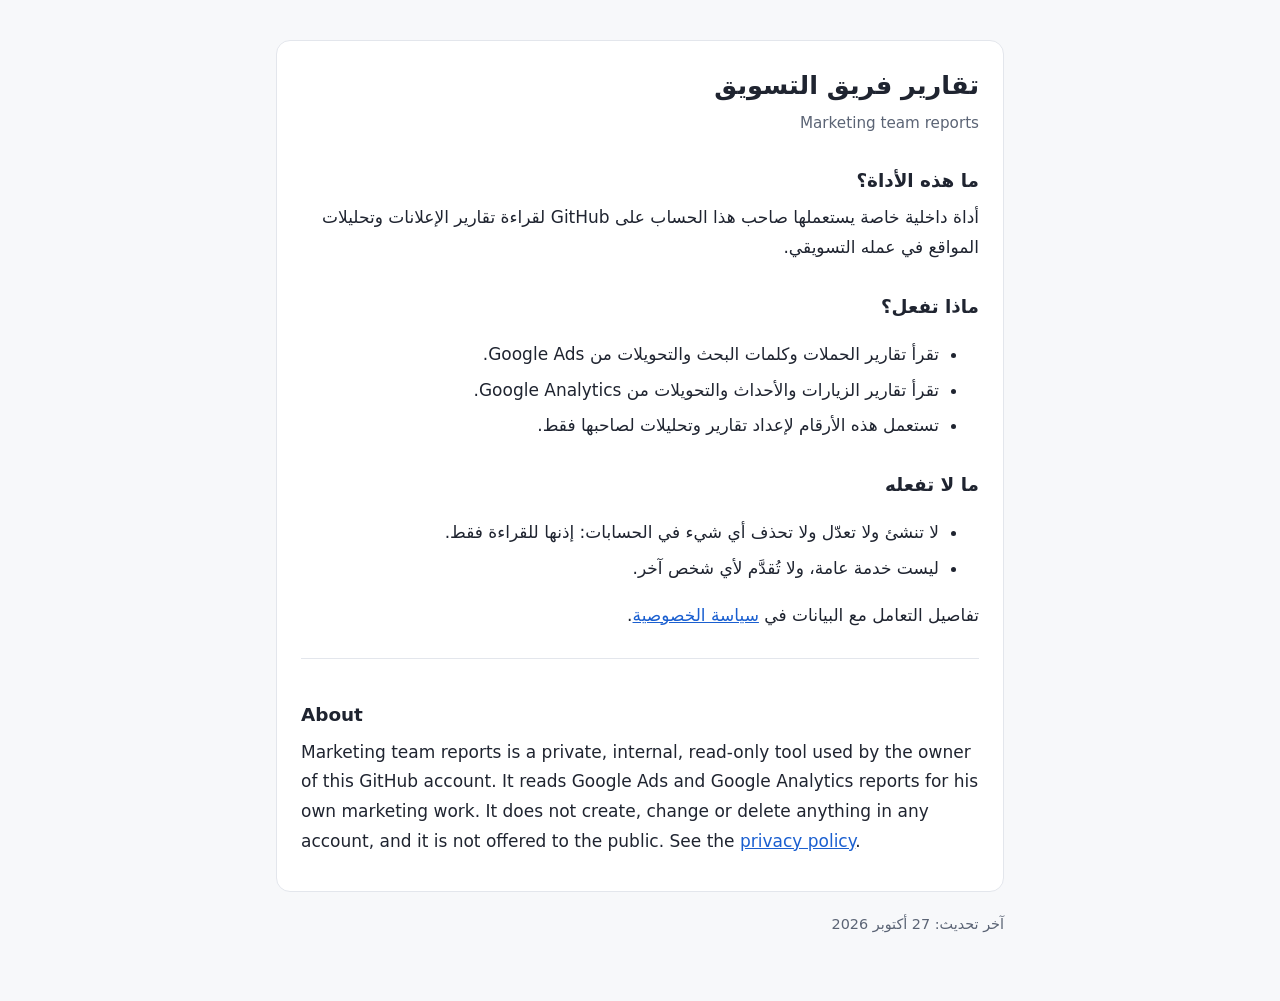
<file: index.html>
<!doctype html>
<html lang="ar" dir="rtl">
<head>
<meta charset="utf-8">
<meta name="viewport" content="width=device-width, initial-scale=1">
<title>تقارير فريق التسويق | Marketing team reports</title>
<meta name="description" content="أداة داخلية خاصة للقراءة فقط من Google Ads وGoogle Analytics.">
<link rel="stylesheet" href="style.css">
</head>
<body>
<main>
<div class="card">
<h1>تقارير فريق التسويق</h1>
<p class="muted">Marketing team reports</p>

<h2>ما هذه الأداة؟</h2>
<p>أداة داخلية خاصة يستعملها صاحب هذا الحساب على GitHub لقراءة تقارير الإعلانات وتحليلات المواقع في عمله التسويقي.</p>

<h2>ماذا تفعل؟</h2>
<ul>
<li>تقرأ تقارير الحملات وكلمات البحث والتحويلات من Google Ads.</li>
<li>تقرأ تقارير الزيارات والأحداث والتحويلات من Google Analytics.</li>
<li>تستعمل هذه الأرقام لإعداد تقارير وتحليلات لصاحبها فقط.</li>
</ul>

<h2>ما لا تفعله</h2>
<ul>
<li>لا تنشئ ولا تعدّل ولا تحذف أي شيء في الحسابات: إذنها للقراءة فقط.</li>
<li>ليست خدمة عامة، ولا تُقدَّم لأي شخص آخر.</li>
</ul>

<p>تفاصيل التعامل مع البيانات في <a href="privacy.html">سياسة الخصوصية</a>.</p>

<section lang="en">
<h2>About</h2>
<p>Marketing team reports is a private, internal, read-only tool used by the owner of this GitHub account. It reads Google Ads and Google Analytics reports for his own marketing work. It does not create, change or delete anything in any account, and it is not offered to the public. See the <a href="privacy.html">privacy policy</a>.</p>
</section>
</div>
<footer>آخر تحديث: 27 أكتوبر 2026</footer>
</main>
</body>
</html>
</file>
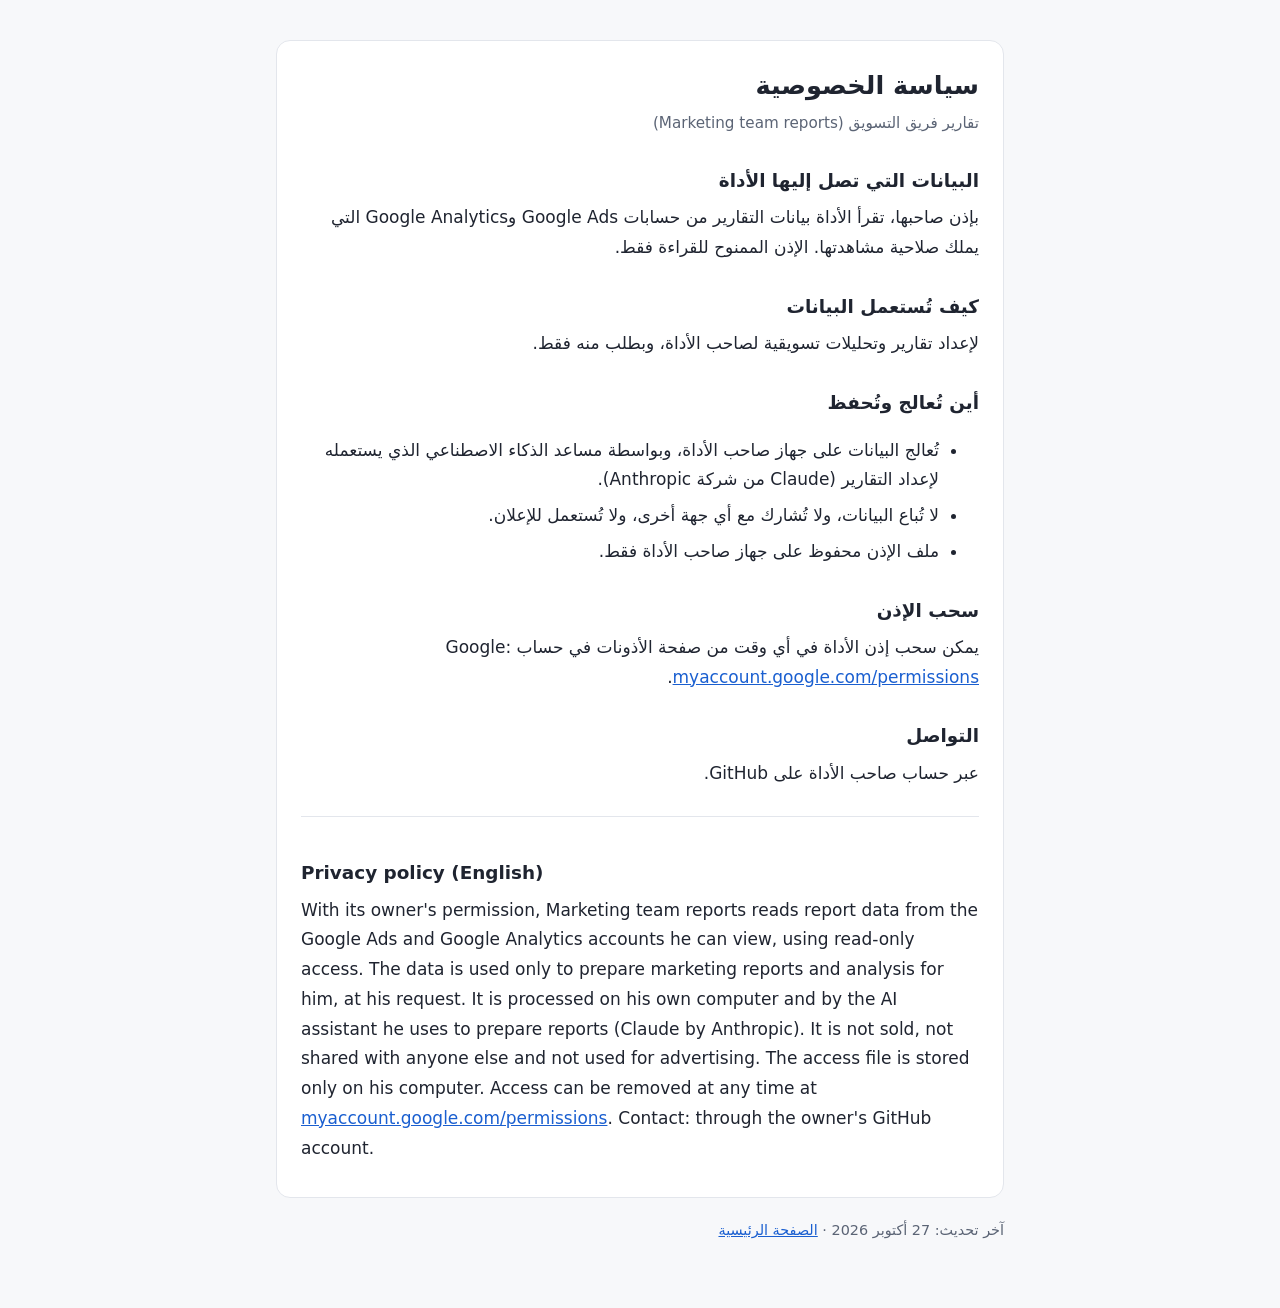
<file: privacy.html>
<!doctype html>
<html lang="ar" dir="rtl">
<head>
<meta charset="utf-8">
<meta name="viewport" content="width=device-width, initial-scale=1">
<title>سياسة الخصوصية | Marketing team reports</title>
<link rel="stylesheet" href="style.css">
</head>
<body>
<main>
<div class="card">
<h1>سياسة الخصوصية</h1>
<p class="muted">تقارير فريق التسويق (Marketing team reports)</p>

<h2>البيانات التي تصل إليها الأداة</h2>
<p>بإذن صاحبها، تقرأ الأداة بيانات التقارير من حسابات Google Ads وGoogle Analytics التي يملك صلاحية مشاهدتها. الإذن الممنوح للقراءة فقط.</p>

<h2>كيف تُستعمل البيانات</h2>
<p>لإعداد تقارير وتحليلات تسويقية لصاحب الأداة، وبطلب منه فقط.</p>

<h2>أين تُعالج وتُحفظ</h2>
<ul>
<li>تُعالج البيانات على جهاز صاحب الأداة، وبواسطة مساعد الذكاء الاصطناعي الذي يستعمله لإعداد التقارير (Claude من شركة Anthropic).</li>
<li>لا تُباع البيانات، ولا تُشارك مع أي جهة أخرى، ولا تُستعمل للإعلان.</li>
<li>ملف الإذن محفوظ على جهاز صاحب الأداة فقط.</li>
</ul>

<h2>سحب الإذن</h2>
<p>يمكن سحب إذن الأداة في أي وقت من صفحة الأذونات في حساب Google: <a href="https://myaccount.google.com/permissions">myaccount.google.com/permissions</a>.</p>

<h2>التواصل</h2>
<p>عبر حساب صاحب الأداة على GitHub.</p>

<section lang="en">
<h2>Privacy policy (English)</h2>
<p>With its owner's permission, Marketing team reports reads report data from the Google Ads and Google Analytics accounts he can view, using read-only access. The data is used only to prepare marketing reports and analysis for him, at his request. It is processed on his own computer and by the AI assistant he uses to prepare reports (Claude by Anthropic). It is not sold, not shared with anyone else and not used for advertising. The access file is stored only on his computer. Access can be removed at any time at <a href="https://myaccount.google.com/permissions">myaccount.google.com/permissions</a>. Contact: through the owner's GitHub account.</p>
</section>
</div>
<footer>آخر تحديث: 27 أكتوبر 2026 · <a href="index.html">الصفحة الرئيسية</a></footer>
</main>
</body>
</html>
</file>
<file: style.css>
:root { color-scheme: light dark; --bg: #f7f8fa; --card: #ffffff; --text: #1f2430; --muted: #5b6475; --line: #e3e6ec; --link: #1a5fd0; }
@media (prefers-color-scheme: dark) { :root { --bg: #14171c; --card: #1c2027; --text: #e8ebf0; --muted: #a3acbb; --line: #2c323c; --link: #7fb0ff; } }
* { box-sizing: border-box; }
body { margin: 0; background: var(--bg); color: var(--text); font: 17px/1.75 system-ui, -apple-system, "Segoe UI", Tahoma, sans-serif; }
main { max-width: 760px; margin: 0 auto; padding: 40px 16px 64px; }
.card { background: var(--card); border: 1px solid var(--line); border-radius: 14px; padding: 28px 24px; }
h1 { font-size: 1.6rem; line-height: 1.3; margin: 0 0 8px; }
h2 { font-size: 1.15rem; margin: 28px 0 6px; }
p, li { margin: 6px 0; }
.muted { color: var(--muted); font-size: .95rem; }
a { color: var(--link); }
section[lang="en"] { direction: ltr; text-align: left; border-top: 1px solid var(--line); margin-top: 28px; padding-top: 12px; }
footer { margin-top: 20px; font-size: .9rem; color: var(--muted); }
</file>
